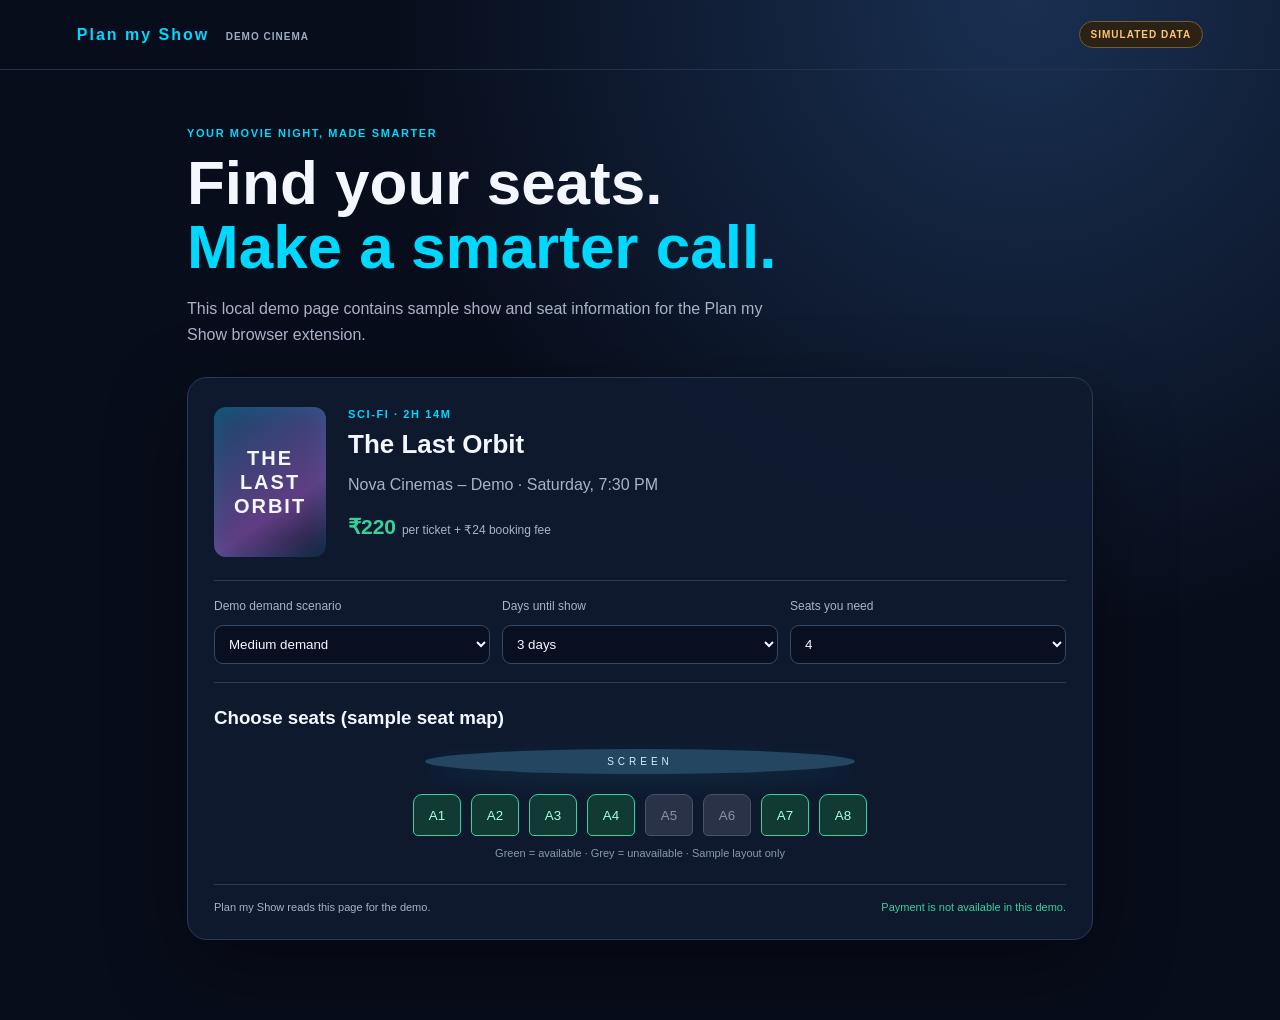
<file: mock-booking-site/index.html>
<!doctype html>
<html lang="en">
<head>
  <meta charset="utf-8" />
  <meta name="viewport" content="width=device-width, initial-scale=1" />
  <title>Plan my Show Demo Cinema</title>
  <link rel="stylesheet" href="styles.css" />
</head>
<body>
  <header class="topbar"><div class="logo">Plan my Show <span>DEMO CINEMA</span></div><span class="simulated">SIMULATED DATA</span></header>
  <main>
    <section class="hero">
      <p class="eyebrow">YOUR MOVIE NIGHT, MADE SMARTER</p>
      <h1>Find your seats.<br><em>Make a smarter call.</em></h1>
      <p>This local demo page contains sample show and seat information for the Plan my Show browser extension.</p>
    </section>

    <section class="booking" data-Plan my Show-show data-movie="The Last Orbit" data-theatre="Nova Cinemas – Demo" data-showtime="Saturday 7:30 PM" data-ticket-price="220" data-booking-fee="24" data-days-to-show="3" data-demand="medium">
      <div class="movie-info">
        <div class="poster">THE<br/>LAST<br/>ORBIT</div>
        <div>
          <span class="eyebrow">SCI-FI · 2H 14M</span>
          <h2>The Last Orbit</h2>
          <p>Nova Cinemas – Demo · Saturday, 7:30 PM</p>
          <p class="price">₹220 <small>per ticket + ₹24 booking fee</small></p>
        </div>
      </div>
      <div class="scenario">
        <label for="demand">Demo demand scenario</label>
        <select id="demand" aria-label="Demo demand scenario">
          <option value="medium" selected>Medium demand</option>
          <option value="high">High demand</option>
          <option value="low">Low demand</option>
        </select>
        <label for="days">Days until show</label>
        <select id="days" aria-label="Days until show">
          <option value="3" selected>3 days</option>
          <option value="1">1 day</option>
          <option value="5">5 days</option>
        </select>
        <label for="requested-seats">Seats you need</label>
        <select id="requested-seats">
          <option>2</option><option selected>4</option><option>5</option><option>6</option><option>7</option>
        </select>
      </div>
      <div class="seat-section">
        <h3>Choose seats (sample seat map)</h3>
        <div class="screen">SCREEN</div>
        <div class="seats" id="seats">
          <button class="seat available" data-seat="A1" data-status="available">A1</button>
          <button class="seat available" data-seat="A2" data-status="available">A2</button>
          <button class="seat available" data-seat="A3" data-status="available">A3</button>
          <button class="seat available" data-seat="A4" data-status="available">A4</button>
          <button class="seat booked" data-seat="A5" data-status="booked" disabled>A5</button>
          <button class="seat booked" data-seat="A6" data-status="booked" disabled>A6</button>
          <button class="seat available" data-seat="A7" data-status="available">A7</button>
          <button class="seat available" data-seat="A8" data-status="available">A8</button>
        </div>
        <p class="seat-help">Green = available · Grey = unavailable · Sample layout only</p>
      </div>
      <div class="footer-row"><span>Plan my Show reads this page for the demo.</span><span class="safe">Payment is not available in this demo.</span></div>
    </section>
  </main>
  <script src="app.js"></script>
</body>
</html>
</file>
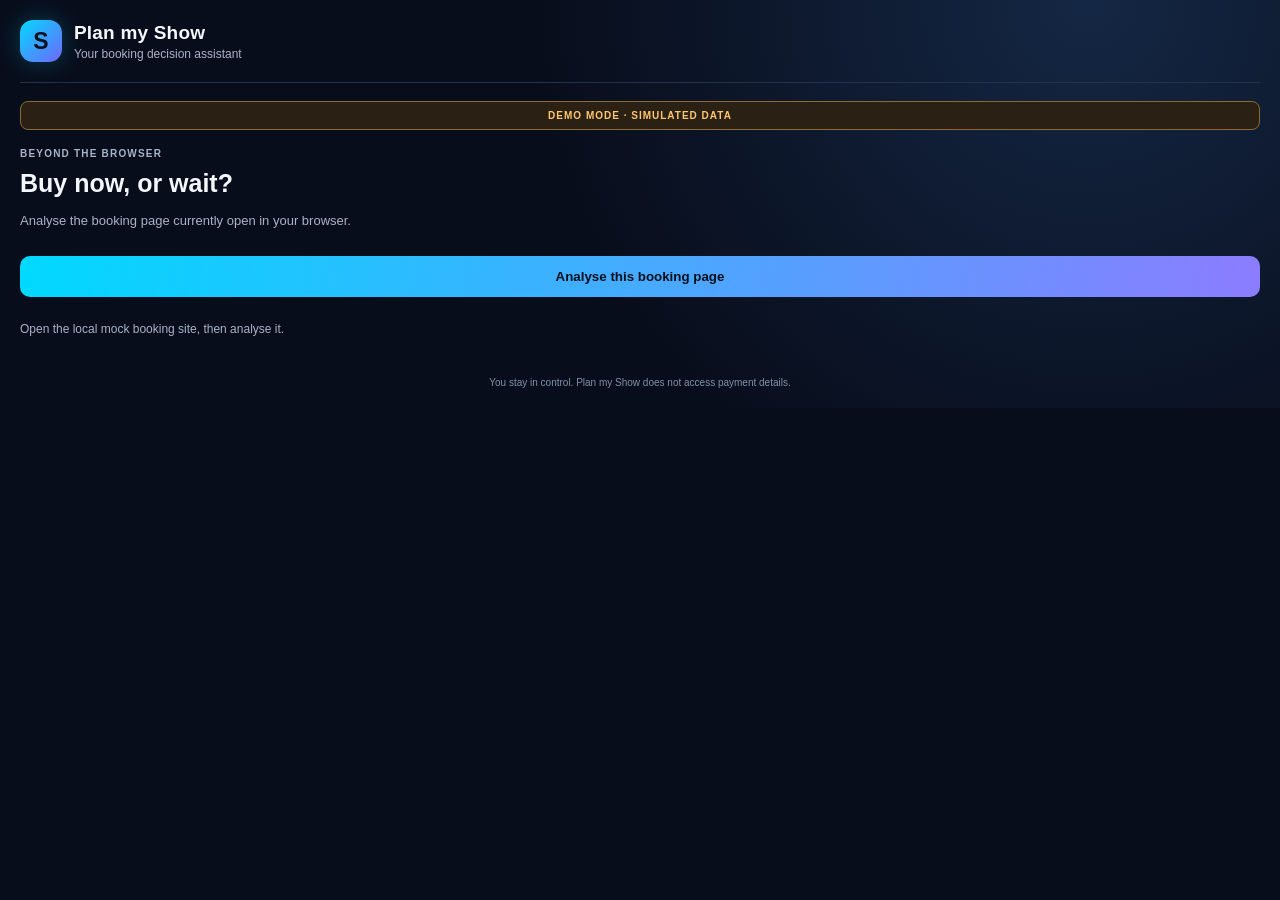
<file: extension/sidepanel.html>
<!doctype html>
<html lang="en">
<head>
  <meta charset="utf-8" />
  <meta name="viewport" content="width=device-width, initial-scale=1" />
  <title>Plan my Show</title>
  <link rel="stylesheet" href="sidepanel.css" />
</head>
<body>
  <main class="app">
    <header class="header">
      <div class="brand-mark">S</div>
      <div>
        <h1>Plan my Show</h1>
        <p>Your booking decision assistant</p>
      </div>
    </header>

    <div class="notice">DEMO MODE · SIMULATED DATA</div>
    <section class="intro">
      <p class="eyebrow">BEYOND THE BROWSER</p>
      <h2>Buy now, or wait?</h2>
      <p>Analyse the booking page currently open in your browser.</p>
    </section>

    <button id="analyse" class="primary">Analyse this booking page</button>
    <p id="status" class="status" role="status">Open the local mock booking site, then analyse it.</p>

    <section id="result" class="result hidden" aria-live="polite">
      <div class="result-top">
        <span class="eyebrow">Plan my Show RECOMMENDATION</span>
        <span id="verdict" class="verdict">WAIT</span>
      </div>
      <h3 id="movie">Movie</h3>
      <p id="details" class="muted"></p>
      <div class="metrics">
        <div><span>Ticket</span><strong id="ticket"></strong></div>
        <div><span>Booking fee</span><strong id="fee"></strong></div>
        <div><span>Available seats</span><strong id="seats"></strong></div>
        <div><span>Demand</span><strong id="demand"></strong></div>
      </div>
      <h4>Why this recommendation?</h4>
      <ul id="reasons"></ul>
      <p class="disclaimer">This is a rule-based demo recommendation using simulated data. It is not a guaranteed prediction of future prices or seat availability.</p>
    </section>

    <footer>You stay in control. Plan my Show does not access payment details.</footer>
  </main>
  <script src="sidepanel.js"></script>
</body>
</html>
</file>
<file: mock-booking-site/styles.css>
:root { font-family: Inter, Segoe UI, Arial, sans-serif; color: #f5f7ff; background: #080d1b; }
* { box-sizing: border-box; }
body { margin: 0; background: radial-gradient(circle at 80% 0%, #193052 0, #080d1b 44%); }
.topbar { height: 70px; display: flex; align-items: center; justify-content: space-between; padding: 0 6vw; border-bottom: 1px solid #23314b; }
.logo { font-weight: 900; letter-spacing: 2px; color: #00d9ff; }.logo span { margin-left: 10px; color: #9eacc4; font-size: 10px; letter-spacing: 1px; }
.simulated { color: #ffc66d; border: 1px solid #765c31; background: #2b2215; border-radius: 20px; padding: 7px 11px; font-size: 10px; font-weight: 800; letter-spacing: 1px; }
main { max-width: 950px; margin: auto; padding: 46px 22px 80px; }
.hero { max-width: 680px; margin-bottom: 30px; }.eyebrow { color: #00d9ff; letter-spacing: 1.6px; font-size: 11px; font-weight: 800; }.hero h1 { margin: 12px 0; font-size: clamp(36px, 6vw, 62px); line-height: 1.04; }.hero h1 em { color: #00d9ff; font-style: normal; }.hero p:last-child { max-width: 580px; color: #a8b3c7; line-height: 1.6; }
.booking { padding: 26px; border: 1px solid #2a3b59; border-radius: 20px; background: #101a30ed; box-shadow: 0 25px 80px #0006; }
.movie-info { display: flex; align-items: center; gap: 22px; }.poster { width: 112px; height: 150px; display: grid; place-content: center; border-radius: 12px; background: linear-gradient(145deg, #16476b, #603d83 65%, #101a30); box-shadow: inset 0 0 25px #00d9ff25; text-align: center; font-size: 20px; line-height: 1.2; font-weight: 900; letter-spacing: 2px; }
h2 { margin: 7px 0; font-size: 26px; }.movie-info p { color: #a8b3c7; }.price { color: #35d39a !important; font-size: 21px; font-weight: 800; }.price small { color: #a8b3c7; font-size: 12px; font-weight: 400; }
.scenario { display: grid; grid-template-columns: repeat(3, 1fr); gap: 12px; padding: 18px 0; margin-top: 20px; border-top: 1px solid #2a3b59; border-bottom: 1px solid #2a3b59; }.scenario label { display: block; grid-row: 1; color: #a8b3c7; font-size: 12px; }.scenario select { width: 100%; padding: 10px; border: 1px solid #344968; border-radius: 9px; background: #080f20; color: #f5f7ff; }
.seat-section h3 { margin-top: 24px; }.screen { max-width: 430px; margin: 20px auto; padding: 7px; border-radius: 50%; background: #244660; color: #c7f5ff; text-align: center; font-size: 10px; letter-spacing: 4px; box-shadow: 0 8px 24px #00d9ff18; }.seats { display: flex; flex-wrap: wrap; justify-content: center; gap: 10px; }.seat { width: 48px; height: 42px; border: 1px solid #35d39a; border-radius: 9px 9px 5px 5px; background: #123a35; color: #a8ffdf; cursor: pointer; }.seat.booked { border-color: #46536a; background: #293246; color: #8994a8; cursor: not-allowed; }.seat.selected { background: #00d9ff; color: #07101e; }.seat-help { color: #8998ae; text-align: center; font-size: 11px; }.footer-row { display: flex; justify-content: space-between; gap: 15px; flex-wrap: wrap; margin-top: 25px; padding-top: 16px; border-top: 1px solid #2a3b59; color: #a8b3c7; font-size: 11px; }.safe { color: #35d39a; }
@media (max-width: 620px) { .scenario { grid-template-columns: 1fr; }.scenario label { grid-row: auto; }.booking { padding: 18px; }.poster { width: 86px; height: 120px; }.movie-info { align-items: flex-start; } }
</file>
<file: extension/sidepanel.css>
:root { color-scheme: dark; font-family: Inter, Segoe UI, Arial, sans-serif; background: #080d1b; color: #f5f7ff; }
* { box-sizing: border-box; }
body { margin: 0; min-width: 280px; background: radial-gradient(circle at 85% 0%, #142744 0, #080d1b 48%); }
.app { padding: 20px; }
.header { display: flex; align-items: center; gap: 12px; padding-bottom: 20px; border-bottom: 1px solid #23314b; }
.brand-mark { display: grid; place-items: center; width: 42px; height: 42px; border-radius: 13px; background: linear-gradient(135deg, #00d9ff, #7167ff); color: #07101e; font-size: 23px; font-weight: 900; box-shadow: 0 0 24px #00d9ff40; }
h1 { margin: 0; font-size: 19px; letter-spacing: .2px; }
.header p, .intro p, .muted { color: #a8b3c7; }
.header p { margin: 3px 0 0; font-size: 12px; }
.notice { margin: 18px 0; padding: 8px 10px; border: 1px solid #8d6a32; border-radius: 8px; color: #ffc66d; background: #2a2114; text-align: center; font-size: 10px; font-weight: 800; letter-spacing: 1px; }
.eyebrow { color: #00d9ff; font-size: 10px; font-weight: 800; letter-spacing: 1.2px; }
.intro h2 { margin: 8px 0; font-size: 25px; }
.intro p:last-child { font-size: 13px; line-height: 1.5; }
button { width: 100%; margin: 12px 0; padding: 13px; border: 0; border-radius: 10px; background: linear-gradient(100deg, #00d9ff, #8b7cff); color: #07101e; font-weight: 800; cursor: pointer; }
button:hover { filter: brightness(1.08); }
.status { min-height: 36px; color: #a8b3c7; font-size: 12px; line-height: 1.45; }
.result { margin-top: 14px; padding: 15px; border: 1px solid #263b5b; border-radius: 15px; background: #101a30dd; box-shadow: 0 12px 34px #0005; }
.hidden { display: none; }
.result-top { display: flex; justify-content: space-between; align-items: center; gap: 8px; }
.verdict { padding: 7px 10px; border-radius: 8px; color: #07101e; background: #ffc66d; font-size: 12px; font-weight: 900; }
.verdict.buy { background: #35d39a; }
.verdict.switch { background: #00d9ff; }
.result h3 { margin: 14px 0 4px; font-size: 18px; }
.muted { margin: 0; font-size: 12px; }
.metrics { display: grid; grid-template-columns: 1fr 1fr; gap: 9px; margin: 15px 0; }
.metrics div { padding: 10px; border-radius: 9px; background: #080f20; }
.metrics span { display: block; color: #a8b3c7; font-size: 10px; }
.metrics strong { display: block; margin-top: 5px; font-size: 14px; }
h4 { margin: 16px 0 7px; }
ul { padding-left: 18px; color: #d6deed; font-size: 12px; line-height: 1.55; }
.disclaimer { padding: 9px; border-left: 2px solid #ffc66d; background: #241e16; color: #d8c7a7; font-size: 10px; line-height: 1.45; }
footer { margin-top: 20px; color: #8391aa; text-align: center; font-size: 10px; }
</file>
